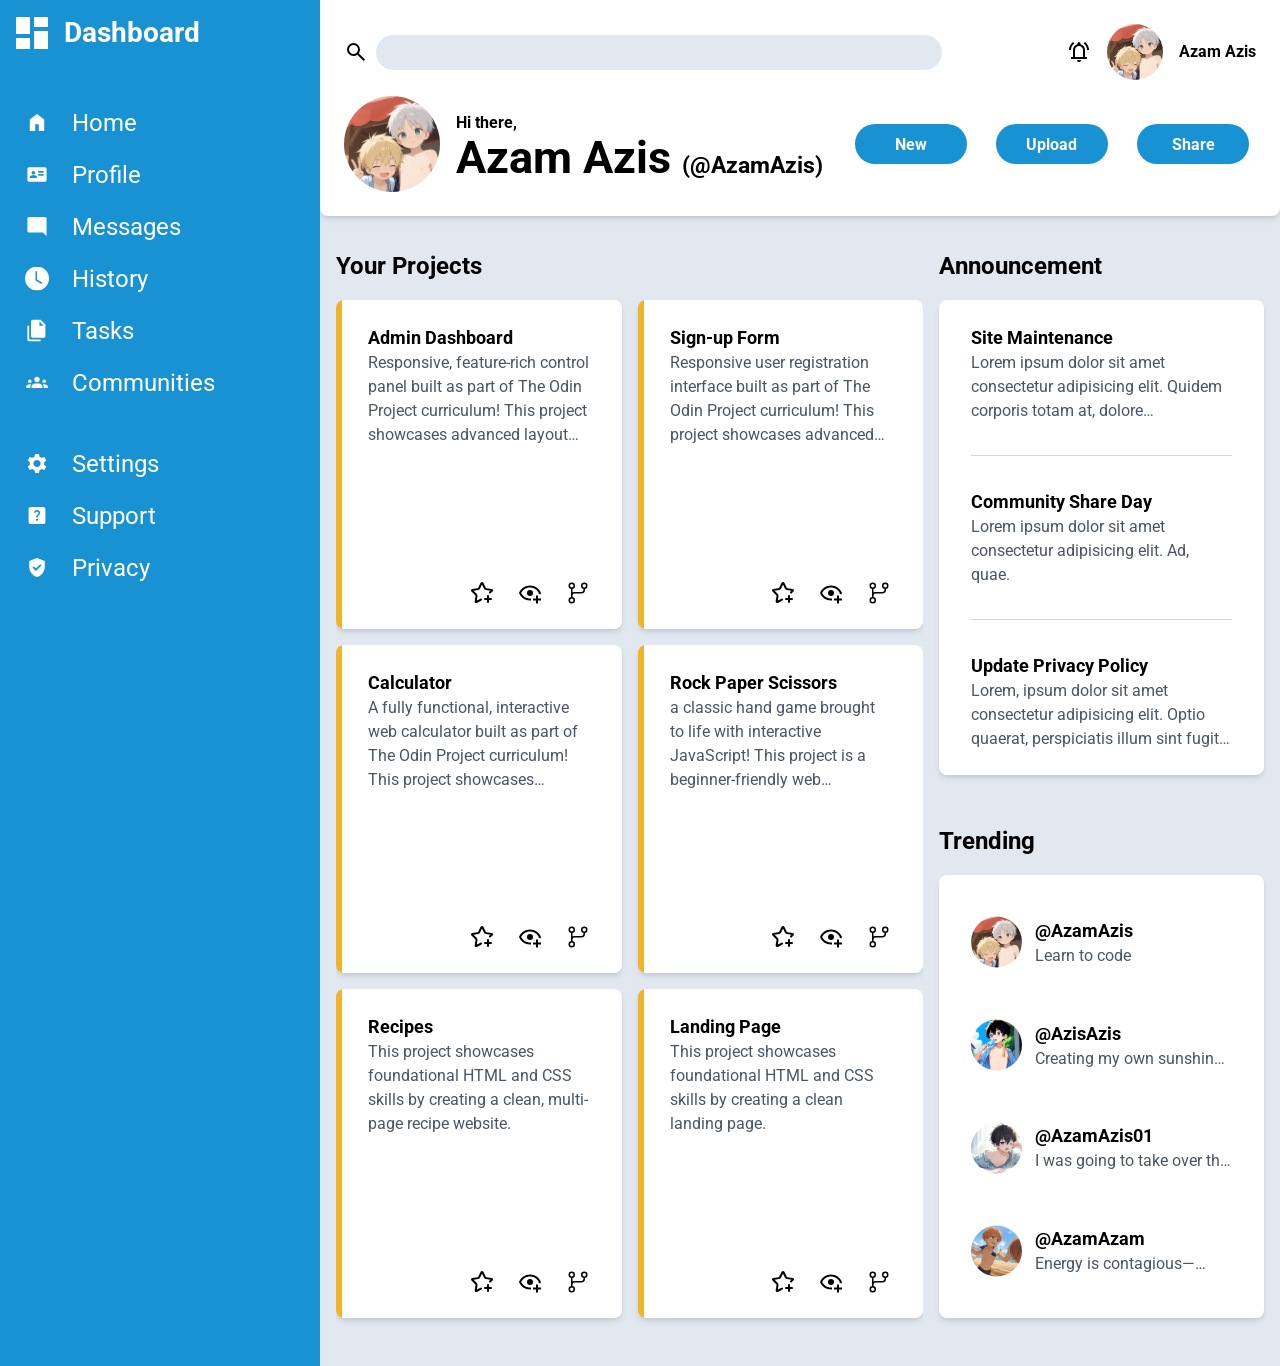
<file: index.html>
<!DOCTYPE html>
<html lang="en">
<head>
	<meta charset="UTF-8">
	<meta name="viewport" content="width=device-width, initial-scale=1.0" />
	<meta name="robots" content="noindex, nofollow">
	<meta name="application-name" content="Admin Dashboard" lang="en">
	<meta name="apple-mobile-web-app-title" content="AD" />
	<meta name="description" content="This is the solution to The Odin Project's Admin Dashboard" />
	<meta name="twitter:title" content="Admin Dashboard" />
	<meta name="twitter:description" content="This is the solution to The Odin Project's Admin Dashboard" />
	<meta name="twitter:image" content="https://ik.imagekit.io/2p6x3rqkj/127.0.0.1-index.html.png" />
	<meta name="twitter:card" content="summary_large_image">
	<meta property="og:type" content="website" />
	<meta property="og:url" content="https://azamazis.github.io/Project_Admin-Dashboard__TheOdinProject/">
	<meta property="og:title" content="Admin Dashboard"/>
	<meta property="og:description" content="This is the solution to The Odin Project's Admin Dashboard" />
	<meta property="og:image" content="https://ik.imagekit.io/2p6x3rqkj/127.0.0.1-index.html.png" />
	<meta property="og:image:height" content="600" />
	<meta property="og:image:width" content="1200" />
	<link rel="icon" type="image/png" href="assets/logo/favicon-96x96.png?v=1" sizes="96x96" />
	<link rel="icon" type="image/svg+xml" href="assets/logo/favicon.svg?v=1" />
	<link rel="shortcut icon" href="assets/logo/favicon.ico?v=1" />
	<link rel="apple-touch-icon" sizes="180x180" href="assets/logo/apple-touch-icon.png" />
	<link rel="manifest" href="assets/logo/site.webmanifest" />
	<link rel="stylesheet" href="assets/css/styles.css">
	<script src="assets/js/script.js" defer></script>
</head>
<body>
	<div class="wrapper">
		<div class="sidebar-opener">
			<button
				class="btn dashboard"
				type="button"
				aria-label="dashboard switch"
				aria-description="Click this button to open the dashboard menu. Click again to close."
			>
			<div class="btn square-container" type="button">
				<div class="square" aria-hidden="true"></div>
				<div class="square" aria-hidden="true"></div>
				<div class="square" aria-hidden="true"></div>
				<div class="square" aria-hidden="true"></div>
			</div>
				<h2 class="__title">Dashboard</h2>
			</button>
		</div>
		<aside class="sidebar">
			<nav class="nav-container">
				<ul class="navigation" aria-label="navigation menu">
					<li class="menu"><a class="__link" href="/">Home</a></li>
					<li class="menu"><a class="__link" href="/">Profile</a></li>
					<li class="menu"><a class="__link" href="/">Messages</a></li>
					<li class="menu"><a class="__link" href="/">History</a></li>
					<li class="menu"><a class="__link" href="/">Tasks</a></li>
					<li class="menu"><a class="__link" href="/">Communities</a></li>
				</ul>
				<ul class="permission" aria-label="permission settings">
					<li class="menu"><a class="__link" href="/">Settings</a></li>
					<li class="menu"><a class="__link" href="/">Support</a></li>
					<li class="menu"><a class="__link" href="/">Privacy</a></li>
				</ul>
			</nav>
		</aside>
	</div>
	<div class="wrapper">
		<header class="header-container">
			<search class="search">
				<form class="__container" action="#" method="get">
					<button class="btn __btn __search" type="submit">
						<img class="__icon __search-icon" src="assets/img/search.svg" alt="Search button" />
					</button>
					<input class="__box" name="search" type="search" inputmode="search" spellcheck="false" />
					<button class="btn __btn __delete" type="button">
						<img
							class="__icon __delete-icon"
							src="assets/img/close.svg"
							alt="Delete search keywords button"
						>
					</button>
				</form>
			</search>
			<button class="btn notification" type="button">
				<img
					class="__icon"
					src="assets/img/notification.svg"
					alt="notification"
				/>
			</button>
			<div class="profile">
				<img
					class="__picture"
					src="assets/img/profile-picture.jpg"
					alt="Profile"
				/>
				<p class="__name">
					<a
						class="__link"
						href="https://github.com/AzamAzis"
						rel="noopener noreferrer"
						target="_blank"
					>
						Azam Azis
					</a>
				</p>
			</div>
			<div class="user">
				<img class="__picture" src="assets/img/profile-picture.jpg" alt="Profile" />
				<div class="__greeting">
					<p class="__para">Hi there,</p>
					<h1 class="name __name">Azam Azis <span class="__username">(@AzamAzis)</span></h1>
				</div>
				<button class="btn __btn" type="button">New</button>
				<button class="btn __btn" type="button">Upload</button>
				<button class="btn __btn" type="button">Share</button>
			</div>
		</header>
		<main class="main-container">
			<h2 class="title">Your Projects</h2>
			<ul class="projects">
				<li class="__card">
					<h3 class="__title">Admin Dashboard</h3>
					<p class="__introduction">
						Responsive, feature-rich control panel built as part of The Odin Project
						curriculum! This project showcases advanced layout techniques to design a
						complex.
					</p>
					<div class="icons">
						<button
							class="btn __icon favorite"
							type="button"
							role="checkbox"
							aria-checked="false"
						>
							<img
								class="icon star-plus"
								src="assets/img/star-plus.svg"
								alt="Add to favorite."
							/>
						</button>
						<button
							class="btn __icon watch-list"
							type="button"
							role="checkbox"
							aria-checked="false"
						>
							<img class="icon eye-plus" src="assets/img/eye-plus.svg" alt="Watch list." />
						</button>
						<a
							class="btn __icon __link"
							href="https://github.com/AzamAzis/Project_Admin-Dashboard__TheOdinProject"
							target="_blank"
						>
							<img class="icon" src="assets/img/git-branch.svg" alt="Git branch." />
						</a>
					</div>
				</li>
				<li class="__card">
					<h3 class="__title">Sign-up Form</h3>
					<p class="__introduction">
						Responsive user registration interface built as part of The Odin Project
						curriculum! This project showcases advanced form styling, custom input
						validation, and creative layout positioning.
					</p>
					<div class="icons">
						<button
							class="btn __icon favorite"
							type="button"
							role="checkbox"
							aria-checked="false"
						>
							<img
								class="icon star-plus"
								src="assets/img/star-plus.svg"
								alt="Add to favorite."
							/>
						</button>
						<button
							class="btn __icon watch-list"
							type="button"
							role="checkbox"
							aria-checked="false"
						>
							<img class="icon eye-plus" src="assets/img/eye-plus.svg" alt="Watch list." />
						</button>
						<a
							class="btn __icon __link"
							href="https://github.com/AzamAzis/Project-Sign-up-Form"
							target="_blank"
						>
							<img class="icon" src="assets/img/git-branch.svg" alt="Git branch." />
						</a>
					</div>
				</li>
				<li class="__card">
					<h3 class="__title">Calculator</h3>
					<p class="__introduction">
						A fully functional, interactive web calculator built as part of The Odin Project
						curriculum! This project showcases dynamic state management, event handling,
						and real-time DOM updates
					</p>
					<div class="icons">
						<button
							class="btn __icon favorite"
							type="button"
							role="checkbox"
							aria-checked="false"
						>
							<img
								class="icon star-plus"
								src="assets/img/star-plus.svg"
								alt="Add to favorite."
							/>
						</button>
						<button
							class="btn __icon watch-list"
							type="button"
							role="checkbox"
							aria-checked="false"
						>
							<img class="icon eye-plus" src="assets/img/eye-plus.svg" alt="Watch list." />
						</button>
						<a
							class="btn __icon __link"
							href="https://github.com/AzamAzis/Odin_Project-Calculator"
							target="_blank"
						>
							<img class="icon" src="assets/img/git-branch.svg" alt="Git branch." />
						</a>
					</div>
				</li>
				<li class="__card">
					<h3 class="__title">Rock Paper Scissors</h3>
					<p class="__introduction">
						a classic hand game brought to life with interactive JavaScript! This project
						is a beginner-friendly web application designed to demonstrate fundamental
						programming concepts through a fun, nostalgic game.
					</p>
					<div class="icons">
						<button
							class="btn __icon favorite"
							type="button"
							role="checkbox"
							aria-checked="false"
						>
							<img
								class="icon star-plus"
								src="assets/img/star-plus.svg"
								alt="Add to favorite."
							/>
						</button>
						<button
							class="btn __icon watch-list"
							type="button"
							role="checkbox"
							aria-checked="false"
						>
							<img class="icon eye-plus" src="assets/img/eye-plus.svg" alt="Watch list." />
						</button>
							<a
								class="btn __icon __link"
								href="https://github.com/AzamAzis/Rock_Paper_Scissors"
								target="_blank"
							>
								<img class="icon" src="assets/img/git-branch.svg" alt="Git branch." />
							</a>
					</div>
				</li>
				<li class="__card">
					<h3 class="__title">Recipes</h3>
					<p class="__introduction">
						This project showcases foundational HTML and CSS skills by creating a clean,
						multi-page recipe website.
					</p>
					<div class="icons">
						<button
							class="btn __icon favorite"
							type="button"
							role="checkbox"
							aria-checked="false"
						>
							<img
								class="icon star-plus"
								src="assets/img/star-plus.svg"
								alt="Add to favorite."
							/>
						</button>
						<button
							class="btn __icon watch-list"
							type="button"
							role="checkbox"
							aria-checked="false"
						>
							<img class="icon eye-plus" src="assets/img/eye-plus.svg" alt="Watch list." />
						</button>
							<a
								class="btn __icon __link"
								href="https://github.com/AzamAzis/odin-recipes"
								target="_blank"
							>
								<img class="icon" src="assets/img/git-branch.svg" alt="Git branch." />
							</a>
					</div>
				</li>
				<li class="__card">
					<h3 class="__title">Landing Page</h3>
					<p class="__introduction">
						This project showcases foundational HTML and CSS skills by creating a clean
						landing page.
					</p>
					<div class="icons">
						<button
							class="btn __icon favorite"
							type="button"
							role="checkbox"
							aria-checked="false"
						>
							<img
								class="icon star-plus"
								src="assets/img/star-plus.svg"
								alt="Add to favorite."
							/>
						</button>
						<button
							class="btn __icon watch-list"
							type="button"
							role="checkbox"
							aria-checked="false"
						>
							<img class="icon eye-plus" src="assets/img/eye-plus.svg" alt="Watch list." />
						</button>
							<a
								class="btn __icon __link"
								href="https://github.com/AzamAzis/flexbox-landing-page"
								target="_blank"
							>
								<img class="icon" src="assets/img/git-branch.svg" alt="Git branch." />
							</a>
					</div>
				</li>
			</ul>
			<button class="btn show-more show-project" type="button">Show More</button>
			<h2 class="title">Announcement</h2>
			<ul class="announcements __card">
				<li class="__container">
					<h3 class="__title">Site Maintenance</h3>
					<p class="__detail">
						Lorem ipsum dolor sit amet consectetur adipisicing elit. Quidem corporis totam
						at, dolore reprehenderit dolorem!
					</p>
				</li>
				<li class="__container">
					<h3 class="__title">Community Share Day</h3>
					<p class="__detail">
						Lorem ipsum dolor sit amet consectetur adipisicing elit. Ad, quae.
					</p>
				</li>
				<li class="__container">
					<h3 class="__title">Update Privacy Policy</h3>
					<p class="__detail">
						Lorem, ipsum dolor sit amet consectetur adipisicing elit. Optio quaerat,
						perspiciatis illum sint fugit consequatur ab temporibus quis suscipit quod.
					</p>
				</li>
			</ul>
			<h2 class="title">Trending</h2>
			<ul class="trends __card">
				<li class="__container">
					<h3 class="__username">
						<a
							class="__link"
							href="https://github.com/AzamAzis"
							rel="noopener noreferrer"
							target="_blank"
						>
							@AzamAzis
						</a>
					</h3>
					<p class="__status">Learn to code</p>
				</li>
				<li class="__container">
					<h3 class="__username"><a class="__link" href="/">@AzisAzis</a></h3>
					<p class="__status">Creating my own sunshine on a cloudy day.</p>
				</li>
				<li class="__container">
					<h3 class="__username">
						<a
							class="__link"
							href="https://x.com/AzamAzis01"
							rel="noopener noreferrer"
							target="_blank"
						>
							@AzamAzis01
						</a>
					</h3>
					<p class="__status">
						I was going to take over the world today, but I overslept. Let's reschedule.
					</p>
				</li>
				<li class="__container">
					<h3 class="__username"><a class="__link" href="/">@AzamAzam</a></h3>
					<p class="__status">Energy is contagious—choose what you absorb wisely.</p>
				</li>
			</ul>
		</main>
	</div>
</body>
</html>
</file>
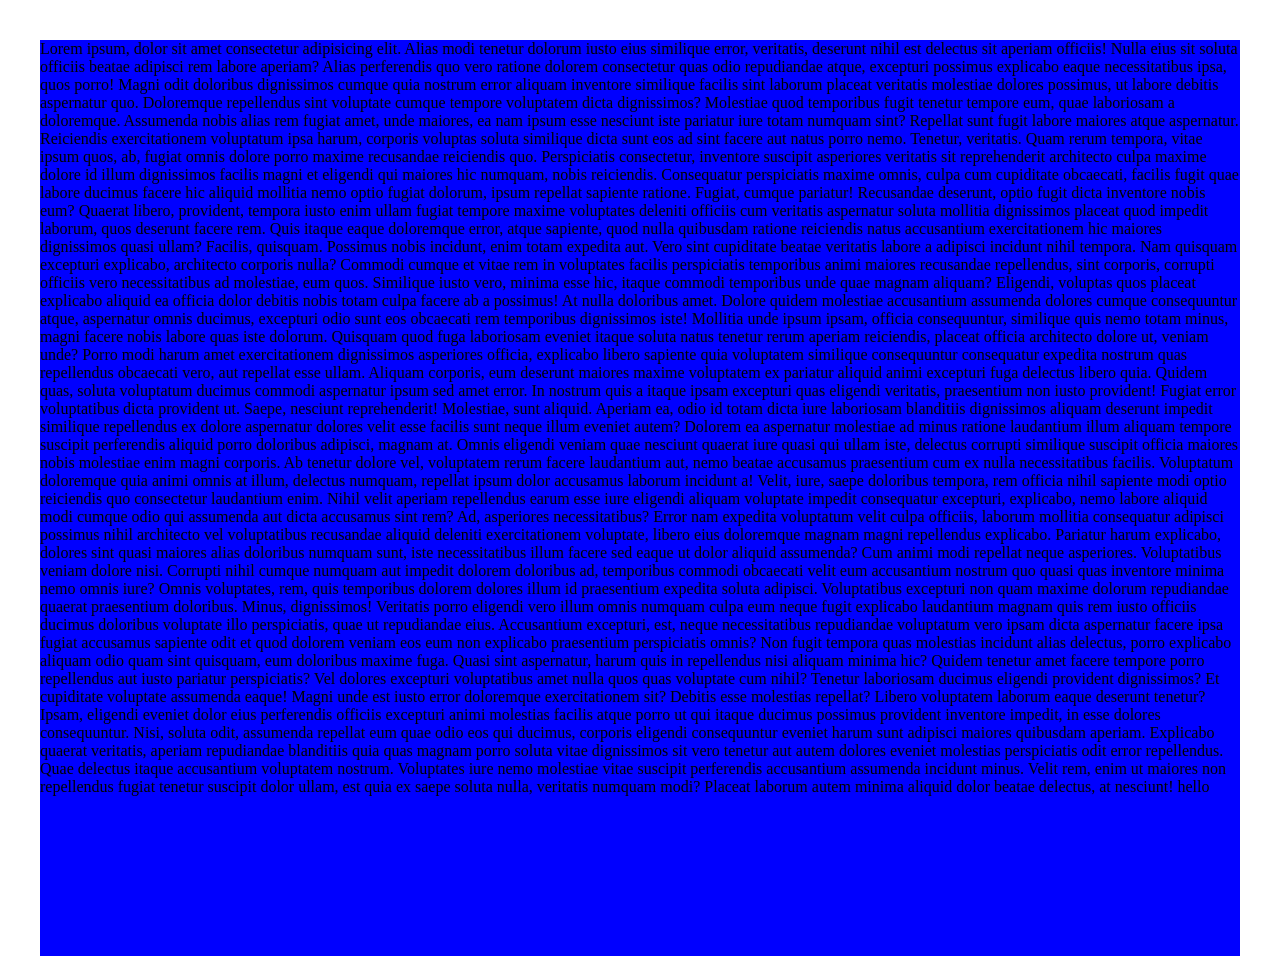
<file: ex.html>
<!DOCTYPE html>
<html lang="en">
<head>
	<meta charset="UTF-8">
	<meta name="viewport" content="width=device-width, initial-scale=1.0">
	<title>Document</title>
	<style>
		body {
			height: 100dvh;
			overflow: hidden;
			padding: 2rem;
		}
		.container {
			background-color: blue;
			height: 100dvh;
			overflow: scroll;
			padding-bottom: 1rem;
		}
	</style>
</head>
<body>
	<div class="container">
		Lorem ipsum, dolor sit amet consectetur adipisicing elit. Alias modi tenetur dolorum iusto eius similique error, veritatis, deserunt nihil est delectus sit aperiam officiis! Nulla eius sit soluta officiis beatae adipisci rem labore aperiam? Alias perferendis quo vero ratione dolorem consectetur quas odio repudiandae atque, excepturi possimus explicabo eaque necessitatibus ipsa, quos porro! Magni odit doloribus dignissimos cumque quia nostrum error aliquam inventore similique facilis sint laborum placeat veritatis molestiae dolores possimus, ut labore debitis aspernatur quo. Doloremque repellendus sint voluptate cumque tempore voluptatem dicta dignissimos? Molestiae quod temporibus fugit tenetur tempore eum, quae laboriosam a doloremque. Assumenda nobis alias rem fugiat amet, unde maiores, ea nam ipsum esse nesciunt iste pariatur iure totam numquam sint? Repellat sunt fugit labore maiores atque aspernatur. Reiciendis exercitationem voluptatum ipsa harum, corporis voluptas soluta similique dicta sunt eos ad sint facere aut natus porro nemo. Tenetur, veritatis. Quam rerum tempora, vitae ipsum quos, ab, fugiat omnis dolore porro maxime recusandae reiciendis quo. Perspiciatis consectetur, inventore suscipit asperiores veritatis sit reprehenderit architecto culpa maxime dolore id illum dignissimos facilis magni et eligendi qui maiores hic numquam, nobis reiciendis. Consequatur perspiciatis maxime omnis, culpa cum cupiditate obcaecati, facilis fugit quae labore ducimus facere hic aliquid mollitia nemo optio fugiat dolorum, ipsum repellat sapiente ratione. Fugiat, cumque pariatur! Recusandae deserunt, optio fugit dicta inventore nobis eum? Quaerat libero, provident, tempora iusto enim ullam fugiat tempore maxime voluptates deleniti officiis cum veritatis aspernatur soluta mollitia dignissimos placeat quod impedit laborum, quos deserunt facere rem. Quis itaque eaque doloremque error, atque sapiente, quod nulla quibusdam ratione reiciendis natus accusantium exercitationem hic maiores dignissimos quasi ullam? Facilis, quisquam. Possimus nobis incidunt, enim totam expedita aut. Vero sint cupiditate beatae veritatis labore a adipisci incidunt nihil tempora. Nam quisquam excepturi explicabo, architecto corporis nulla? Commodi cumque et vitae rem in voluptates facilis perspiciatis temporibus animi maiores recusandae repellendus, sint corporis, corrupti officiis vero necessitatibus ad molestiae, eum quos. Similique iusto vero, minima esse hic, itaque commodi temporibus unde quae magnam aliquam? Eligendi, voluptas quos placeat explicabo aliquid ea officia dolor debitis nobis totam culpa facere ab a possimus! At nulla doloribus amet. Dolore quidem molestiae accusantium assumenda dolores cumque consequuntur atque, aspernatur omnis ducimus, excepturi odio sunt eos obcaecati rem temporibus dignissimos iste! Mollitia unde ipsum ipsam, officia consequuntur, similique quis nemo totam minus, magni facere nobis labore quas iste dolorum. Quisquam quod fuga laboriosam eveniet itaque soluta natus tenetur rerum aperiam reiciendis, placeat officia architecto dolore ut, veniam unde? Porro modi harum amet exercitationem dignissimos asperiores officia, explicabo libero sapiente quia voluptatem similique consequuntur consequatur expedita nostrum quas repellendus obcaecati vero, aut repellat esse ullam. Aliquam corporis, eum deserunt maiores maxime voluptatem ex pariatur aliquid animi excepturi fuga delectus libero quia. Quidem quas, soluta voluptatum ducimus commodi aspernatur ipsum sed amet error. In nostrum quis a itaque ipsam excepturi quas eligendi veritatis, praesentium non iusto provident! Fugiat error voluptatibus dicta provident ut. Saepe, nesciunt reprehenderit! Molestiae, sunt aliquid. Aperiam ea, odio id totam dicta iure laboriosam blanditiis dignissimos aliquam deserunt impedit similique repellendus ex dolore aspernatur dolores velit esse facilis sunt neque illum eveniet autem? Dolorem ea aspernatur molestiae ad minus ratione laudantium illum aliquam tempore suscipit perferendis aliquid porro doloribus adipisci, magnam at. Omnis eligendi veniam quae nesciunt quaerat iure quasi qui ullam iste, delectus corrupti similique suscipit officia maiores nobis molestiae enim magni corporis. Ab tenetur dolore vel, voluptatem rerum facere laudantium aut, nemo beatae accusamus praesentium cum ex nulla necessitatibus facilis. Voluptatum doloremque quia animi omnis at illum, delectus numquam, repellat ipsum dolor accusamus laborum incidunt a! Velit, iure, saepe doloribus tempora, rem officia nihil sapiente modi optio reiciendis quo consectetur laudantium enim. Nihil velit aperiam repellendus earum esse iure eligendi aliquam voluptate impedit consequatur excepturi, explicabo, nemo labore aliquid modi cumque odio qui assumenda aut dicta accusamus sint rem? Ad, asperiores necessitatibus? Error nam expedita voluptatum velit culpa officiis, laborum mollitia consequatur adipisci possimus nihil architecto vel voluptatibus recusandae aliquid deleniti exercitationem voluptate, libero eius doloremque magnam magni repellendus explicabo. Pariatur harum explicabo, dolores sint quasi maiores alias doloribus numquam sunt, iste necessitatibus illum facere sed eaque ut dolor aliquid assumenda? Cum animi modi repellat neque asperiores. Voluptatibus veniam dolore nisi. Corrupti nihil cumque numquam aut impedit dolorem doloribus ad, temporibus commodi obcaecati velit eum accusantium nostrum quo quasi quas inventore minima nemo omnis iure? Omnis voluptates, rem, quis temporibus dolorem dolores illum id praesentium expedita soluta adipisci. Voluptatibus excepturi non quam maxime dolorum repudiandae quaerat praesentium doloribus. Minus, dignissimos! Veritatis porro eligendi vero illum omnis numquam culpa eum neque fugit explicabo laudantium magnam quis rem iusto officiis ducimus doloribus voluptate illo perspiciatis, quae ut repudiandae eius. Accusantium excepturi, est, neque necessitatibus repudiandae voluptatum vero ipsam dicta aspernatur facere ipsa fugiat accusamus sapiente odit et quod dolorem veniam eos eum non explicabo praesentium perspiciatis omnis? Non fugit tempora quas molestias incidunt alias delectus, porro explicabo aliquam odio quam sint quisquam, eum doloribus maxime fuga. Quasi sint aspernatur, harum quis in repellendus nisi aliquam minima hic? Quidem tenetur amet facere tempore porro repellendus aut iusto pariatur perspiciatis? Vel dolores excepturi voluptatibus amet nulla quos quas voluptate cum nihil? Tenetur laboriosam ducimus eligendi provident dignissimos? Et cupiditate voluptate assumenda eaque! Magni unde est iusto error doloremque exercitationem sit? Debitis esse molestias repellat? Libero voluptatem laborum eaque deserunt tenetur? Ipsam, eligendi eveniet dolor eius perferendis officiis excepturi animi molestias facilis atque porro ut qui itaque ducimus possimus provident inventore impedit, in esse dolores consequuntur. Nisi, soluta odit, assumenda repellat eum quae odio eos qui ducimus, corporis eligendi consequuntur eveniet harum sunt adipisci maiores quibusdam aperiam. Explicabo quaerat veritatis, aperiam repudiandae blanditiis quia quas magnam porro soluta vitae dignissimos sit vero tenetur aut autem dolores eveniet molestias perspiciatis odit error repellendus. Quae delectus itaque accusantium voluptatem nostrum. Voluptates iure nemo molestiae vitae suscipit perferendis accusantium assumenda incidunt minus. Velit rem, enim ut maiores non repellendus fugiat tenetur suscipit dolor ullam, est quia ex saepe soluta nulla, veritatis numquam modi? Placeat laborum autem minima aliquid dolor beatae delectus, at nesciunt! hello
	</div>
	<script>
		const container = document.querySelector(".container");
		const btn = document.querySelector("button");
		
	</script>
</body>
</html>
</file>
<file: assets/css/styles.css>
@import "reset.css";

body {
	position: relative;
	background-color: var(--clr-background);
	min-height: 100dvh;
	font: var(--fs-base) / 1.5 "Roboto", sans-serif;
	color: var(--clr-text-main);
	line-height: 1.5;

	&.__open {
		overflow: hidden;
	}
}

.btn {
	font-size: 1rem;
	user-select: none;
}

.btn:focus-visible {
	outline: 1px solid var(--clr-primary);
}

/* ||ICONS */
.icons {
	display: flex;
	gap: var(--space-lg);
	justify-content: flex-end;
}

.__icon {
	min-height: var(--space-lg);
	min-width: var(--space-lg);
}

/* ||CARDS */
.__card {
	box-shadow: var(--shadow-card);
}

/* ||Dashboard Menu Opener */
.square-container {
	display: grid;
	gap: var(--space-xs);
	grid-template-areas:
		"square_1 square_2"
		"square_1 square_2"
		"square_1 square_3"
		"square_4 square_3"
		"square_4 square_3"
	;
	height: var(--space-xl);
	width: var(--space-xl);
}

.square {
	background-color: var(--clr-surface);

	&:nth-child(1) {
		grid-area: square_1;
	}

	&:nth-child(2) {
		grid-area: square_2;
	}

&:nth-child(3) {
		grid-area: square_3;
	}

	&:nth-child(4) {
		grid-area: square_4;
	}
}

/* ||SIDEBAR */
.sidebar-opener {
	position: relative;
	z-index: 99;
	background-color: var(--clr-primary);
	height: calc(var(--space-xl) * 2);
	padding: var(--space-md);
}

.sidebar {
	position: fixed;
	inset: auto;
	z-index: 9;
	background-color: var(--clr-primary);
	height: calc(100% - (var(--space-xl) * 2));
	overflow: auto;
	padding-block: calc(var(--space-xl) * 1.15) var(--space-md);
	padding-inline: var(--space-lg);
	width: 100%;
	transform: translateX(-100%);
	visibility: hidden;
	will-change: transform, visibility;
	transition: all 0.5s ease-in;
	scrollbar-width: none;

	&.__open {
		transform: translateX(0%);
		visibility: visible;
	}
}

.menu__link {
	color: var(--clr-text-light);
	font-weight: bold;
}

.dashboard {
	display: flex;
	align-items: center;
	gap: var(--space-md);

	&:focus-visible {
		outline: 1px dashed var(--clr-surface);
		outline-offset: var(--space-xs);
	}

	& .__title {
	color: var(--clr-text-light);
	font-size: clamp(var(--fs-md), calc(0.898rem + 1.136vw), var(--fs-xl));
	user-select: none;
	cursor: pointer;
}
}

.menu {
	position: relative;
	padding-block: 0.25rem;
	padding-inline: calc(var(--space-xl) * 1.5) 0;
	user-select: none;
	cursor: pointer;

	&:not(:last-child) {
		margin-block-end: var(--space-sm);
	}

	&::before {
		content: "";
		position: absolute;
		inset-inline-start: 0;
		inset-block-start: 50%;
		display: block;
		background-position: center;
		background-repeat: no-repeat;
		background-size: 95%;
		height: clamp(1.25rem, calc(0.909rem + 1.705vw), 1.563rem);
		width: clamp(1.25rem, calc(0.909rem + 1.705vw), 1.563rem);
		transform: translateY(-50%);
	}

	& .__link {
		color: var(--clr-text-light);
		font-size: clamp(var(--fs-md), calc(0.989rem + 0.682vw), var(--fs-lg));
	}
}

.menu,
.btn {
	-webkit-tap-highlight-color: transparent;
}

.navigation {
	margin-block-end: calc(var(--space-xl) * 1.15);

	& .menu:nth-child(1)::before {
		background-image: url("../img/home.svg");
	}

	& .menu:nth-child(2)::before {
		background-image: url("../img/profile.svg");
	}

	& .menu:nth-child(3)::before {
		background-image: url("../img/messages.svg");
	}

	& .menu:nth-child(4)::before {
		background-image: url("../img/history.svg");
	}

	& .menu:nth-child(5)::before {
		background-image: url("../img/tasks.svg");
	}

	& .menu:nth-child(6)::before {
		background-image: url("../img/communities.svg");
	}
}

.permission {
	& .menu:nth-child(1)::before {
		background-image: url("../img/settings.svg");
	}

	& .menu:nth-child(2)::before {
		background-image: url("../img/support.svg");
	}

	& .menu:nth-child(3)::before {
		background-image: url("../img/privacy.svg");
	}
}

/* ||HEADER */
.header-container {
	background-color: var(--clr-surface);
	border-end-end-radius: var(--radius-sm);
	border-end-start-radius: var(--radius-sm);
	margin-block: var(--space-lg) var(--space-xl);
	padding: var(--space-lg);
	box-shadow: var(--shadow-card);
}

.search {
	margin-block-end: var(--space-xl);
	& .__container {
		position: relative;
		display: flex;
		align-items: center;
		gap: var(--space-sm);
	}

	& .__btn:focus-visible {
		border-radius: 50%;
		outline: 1px dashed var(--clr-primary);
		outline-offset: var(--space-xs);
	}

	& .__delete {
		position: absolute;
		inset-inline-end: 0;
		inset-block-start: 50%;
		margin-inline-end: var(--space-md);
		opacity: 0;
		transform: translateY(-50%);
		will-change: opacity;
		transition: opacity 0.2s ease-in;
	}

	& .__delete:focus-visible {
		border-radius: 50%;
		opacity: 1;
		outline: 1px dashed var(--clr-primary);
		outline-offset: var(--space-xs);
	}

	& .__box {
		background-color: var(--clr-search-bg);
		border: none;
		border-radius: 3.13rem;
		padding-block: var(--space-sm);
		padding-inline: var(--space-md) calc(var(--space-xl) * 1.25);
		width: 100%;
		font: var(--fs-base) / 0.5rem "Roboto", sans-serif;
	}

	& .__box::-webkit-search-results-button {
		display: none;
	}

	& .__box::-webkit-search-cancel-button {
		display: none;
	}

	& .__box:focus-visible {
		outline: 1px solid var(--clr-primary);
	}

	& .__visible {
		opacity: 1;
	}
}

.notification {
	position: absolute;
	inset: auto;
}

.notification:focus-visible {
	border-radius: 50%;
	outline-offset: var(--space-xs);
	outline-style: dashed;
}

.profile {
	display: none;
}

.user {
	display: grid;
	gap: var(--space-md);
	grid-auto-flow: row;
	grid-auto-rows: min-content;
	grid-template-columns: 1fr;
	justify-items: center;

	& .__picture {
		border-radius: 50%;
		height: calc(var(--space-xl) * 3);
		margin-block-end: var(--space-md);
		width: calc(var(--space-xl) * 3);
	}

	& .__greeting {
		margin-block-end: var(--space-md);
		line-height: 1.2;
	}

	& .__para,
	& .__name {
		text-align: center;
	}

	& .__name {
		margin-block-start: var(--space-md);
		font-size: clamp(1.50rem, calc(1.023rem + 2.386vw), 2.81rem);
	}

	& .__username {
		display: block;
		margin-block-start: var(--space-sm);
		font-size: clamp(0.88rem, calc(0.682rem + 0.966vw), 1.41rem);
	}

	& .__btn {
		justify-self: stretch;
		background-color: var(--clr-primary);
		border-radius: var(--radius-pill);
		margin-inline: auto;
		padding-block: 0.65em;
		width: min(50%, 13em);
		color: var(--clr-text-light);
		font-weight: bold;
	}

	& .__btn:focus-visible {
		outline-offset: var(--space-xs);
	}

	@media (hover: hover) {
	& .__btn:hover {
		background-color: #1992d4e2;
		}
	}

	& .__btn:active {
		background-color: #1575aa;
	}
}
.main-container {
	padding: var(--space-md);
}

/* ||PROJECTS */
.title {
	margin-block-end: var(--space-md);
	font-size: var(--fs-lg);
}

.projects {
	display: grid;
	gap: var(--space-md);
	grid-template-columns: 1fr;
	grid-auto-rows: 20em;
	overflow: hidden;
	scroll-margin-block-start: var(--space-md);
	will-change: height;
	transition: height 0.5s ease-in-out;

	& .__card {
		display: grid;
		grid-template-columns: 1fr;
		grid-template-rows: min-content 2fr 1fr;
		background-image:
			linear-gradient(
				to right,
				var(--clr-accent) 2%,
				var(--clr-surface) 2%
			);
		border-radius: var(--radius-sm);
		padding-block: var(--space-lg);
		padding-inline: var(--space-md);
	}

	& .__card:last-child {
		margin-block-end: var(--space-md);
	}

	& .__title {
		font-size: var(--fs-md);
	}

	& .__introduction {
		display: -webkit-box;
		-webkit-box-orient: vertical;
		-webkit-line-clamp: 4;
		line-clamp: 4;
		text-overflow: ellipsis;
		height: min-content;
		overflow: hidden;
		color: var(--clr-text-muted);
	}

	& .__icon {
		align-self: end;
	}

	& .__icon:focus-visible {
		border-radius: 50%;
		outline-offset: var(--space-xs);
		outline-style: dashed;
	}

	& .__hidden {
		display: none;
	}
}

.show-more {
	display: block;
	background-color: var(--clr-primary);
	border-radius: var(--radius-sm);
	margin-block: var(--space-md);
	margin-inline: auto;
	padding-block: 0.75em;
	padding-inline: var(--space-xl);
	color: var(--clr-text-light);
}

.show-more:focus-visible {
	outline-offset: var(--space-xs);
}

@media (hover: hover) {
	.show-more:hover {
		background-color: #1992d4e2;
	}
}

.show-more:active {
	background-color: #1575aa;
}

/* ||ANNOUNCEMENT */
.announcements {
	display: grid;
	gap: var(--space-md);
	grid-template-columns: 1fr;
	grid-auto-rows: min-content;
	background-color: var(--clr-surface);
	border-radius: var(--radius-sm);
	margin-block-end: var(--space-md);
	padding-block: var(--space-lg);
	padding-inline: var(--space-md);

	& .__container:not(:first-child) {
		padding-block-start: var(--space-md);
	}

	& .__container:not(:last-child) {
		border-block-end: 1px solid #d8d3d3;
		padding-block-end: var(--space-xl);
	}

	& .__title {
		font-size: var(--fs-md);
		font-weight: bold;
	}

	& .__detail {
		display: -webkit-box;
		-webkit-box-orient: vertical;
		-webkit-line-clamp: 3;
		line-clamp: 3;
		text-overflow: ellipsis;
		height: min-content;
		overflow: hidden;
		color: var(--clr-text-muted);
	}
}

.trends {

	&.__card {
		display: grid;
		gap: var(--space-md);
		background-color: var(--clr-surface);
		border-radius: var(--radius-sm);
		padding-block: var(--space-lg);
		padding-inline: var(--space-md);
	}

	& .__container {
		align-self: center;
		position: relative;
		padding-inline-start: 4rem;
	}

	& .__container::before {
		content: "";
		position: absolute;
		left: 0;
		top: 50%;
		background-repeat: no-repeat;
		background-size: contain;
		border-radius: 50%;
		height: 3.19em;
		width: 3.19em;
		transform: translateY(-50%);
	}

	& .__container:nth-child(1)::before {
		background-image: url("../img/user1.png");
	}

	& .__container:nth-child(2)::before {
		background-image: url("../img/user2.png");
	}

	& .__container:nth-child(3)::before {
		background-image: url("../img/user3.png");
	}

	& .__container:nth-child(4)::before {
		background-image: url("../img/user4.png");
	}

	& .__username {
		font-size: var(--fs-md);
		font-weight: bold;
	}

	& .__link:focus-visible {
		border-radius: var(--radius-sm);
		outline: 1px dashed var(--clr-primary);
		outline-offset: var(--space-xs);
	}

	& .__link:visited {
		color: #850404;
	}

	& .__status {
		display: -webkit-box;
		-webkit-box-orient: vertical;
		-webkit-line-clamp: 1;
		line-clamp: 1;
		text-overflow: ellipsis;
		height: min-content;
		overflow: hidden;
		color: var(--clr-text-muted);
	}
}

/* ||SUPPORTS */
@supports not (scrollbar-width: none) {
	.sidebar::-webkit-scrollbar {
		width: 0;
	}
}

	@supports not (-webkit-line-clamp: 4) {
		.projects .__introduction {
			height: 6.5rem;
		}
	}

/* ||MEDIA QUERIES */
@media (min-width: 500px) {
	.header-container {
		display: grid;
		gap: var(--space-md);
		grid-template-columns: 2fr repeat(2, max-content);
	}

	.search {
		align-self: center;
		margin-block-end: 0;
	}

.notification {
	justify-self: end;
	position: static;
}
	.profile {
		justify-self: center;
		display: block;

		& .__picture {
			border-radius: 50%;
			height: 3.5rem;
			margin-inline: auto;
			width: 3.5rem;
		}

		& .__name {
			display: none;
		}
	}
	.user {
		grid-column: 1 / 4;
		align-items: center;
		grid-template-columns: 1fr 2fr;
		justify-items: start;

		& .__picture,
		& .__greeting {
			margin-block-end: 0;
		}

		& .__picture {
			justify-self: end;
		}

		& .__para,
		& .__name {
			text-align: start;
		}

		& .__para {
			font-weight: bold;
		}

		& .__name {
			margin-block-start: var(--space-sm);
		}

		& .__username {
			margin-block-start: 0;
		}

		& .__username {
			display: inline;
		}

		& .__btn {
			grid-column: 1 / 3;
		}
	}
}

@media (min-width: 600px) {
	.projects .__card,
	.announcements.__card,
	.trends.__card {
		padding-inline: var(--space-xl);
	}

	.projects {
		grid-template-columns: repeat(2, 1fr);
		height: 100%;

		& .__card:nth-last-child(2) {
			margin-block-end: var(--space-md);
		}
	}

	.show-more {
		display: none;
	}
}

@media (min-width: 700px) {
	.search {

		& .__box {
			width: 80%;
		}
	}
	.profile {
		display: flex;
		align-items: center;
		gap: var(--space-md);
		& .__name {
			display: block;
			font-weight: bold;
		}
	}

	.user {
		grid-template-columns: max-content 2fr repeat(3, 1fr);

		& .__name {
			line-height: 0.75;
		}
		& .__btn {
			width: 100%;
		}
		& .__btn:first-of-type {
			grid-column: 3 / 4;
		}

		& .__btn:nth-of-type(2) {
			grid-column: 4 / 5;
		}

		& .__btn:last-of-type {
			grid-column: 5 / 6;
		}
	}
}

@media (min-width: 900px) {
	.header-container {
		margin-block: var(--space-md);
	}

	.user {
		grid-template-columns: max-content 3fr repeat(3, 1fr);
		& .__btn {
			max-width: 7rem;
		}
	}
	.main-container {
		display: grid;
		gap: 1rem;
		grid-template-columns: repeat(2, 1fr) min(22rem, 35%);
		grid-template-rows: max-content 1fr max-content 1fr;
		grid-template-areas:
			"t-project t-project t-announcement"
			"project project announcement"
			"project project t-trending"
			"project project trend"
		;
	}

	.title,
	.announcements {
		margin-block-end: 0;
	}

	.title:first-of-type {
		grid-area: t-project;
	}

	.title:nth-of-type(2) {
		grid-area: t-announcement;
	}

	.title:last-of-type {
		grid-area: t-trending;
		margin-block-start: 2rem;
	}

	.projects {
		grid-auto-rows: auto;
		grid-area: project;
	}

	.announcements {
		grid-area: announcement;
	}

	.trends {
		grid-area: trend;
		margin-block-end: var(--space-md);
	}
}

@media (min-width: 1100px) {
	body {
		display: grid;
		grid-template-columns: min(20rem, 25%) 2fr;
	}

	.sidebar {
		position: static;
		visibility: visible;
		transform: translateX(0);
	}

	.header-container {
		margin-block-start: 0;
	}

	.projects .__card:last-child,
	.projects .__card:nth-last-child(2),
	.trends {
		margin-block-end: var(--space-xl);
	}
}

@media (min-width: 1400px) {
	.header-container {
		gap: var(--space-xl);
		padding-inline: calc(var(--space-xl) * 2);
	}

	.search {

		& .__container {
			gap: var(--space-lg);
		}
	}

	.profile {
		gap: var(--space-xl);

		& .__link {
			font-size: var(--fs-lg);
		}
	}

	.user {
		grid-template-columns: max-content 1fr repeat(3, 7rem);
	}

	.main-container{
		padding-inline: var(--space-lg);
	}

	.title:last-of-type {
		margin-block-start: var(--space-md);
	}
}

@media (min-width: 1600px) {
	.main-container {
		column-gap: var(--space-xl);
	}

	.projects {
		gap: var(--space-xl);
	}
}
</file>
